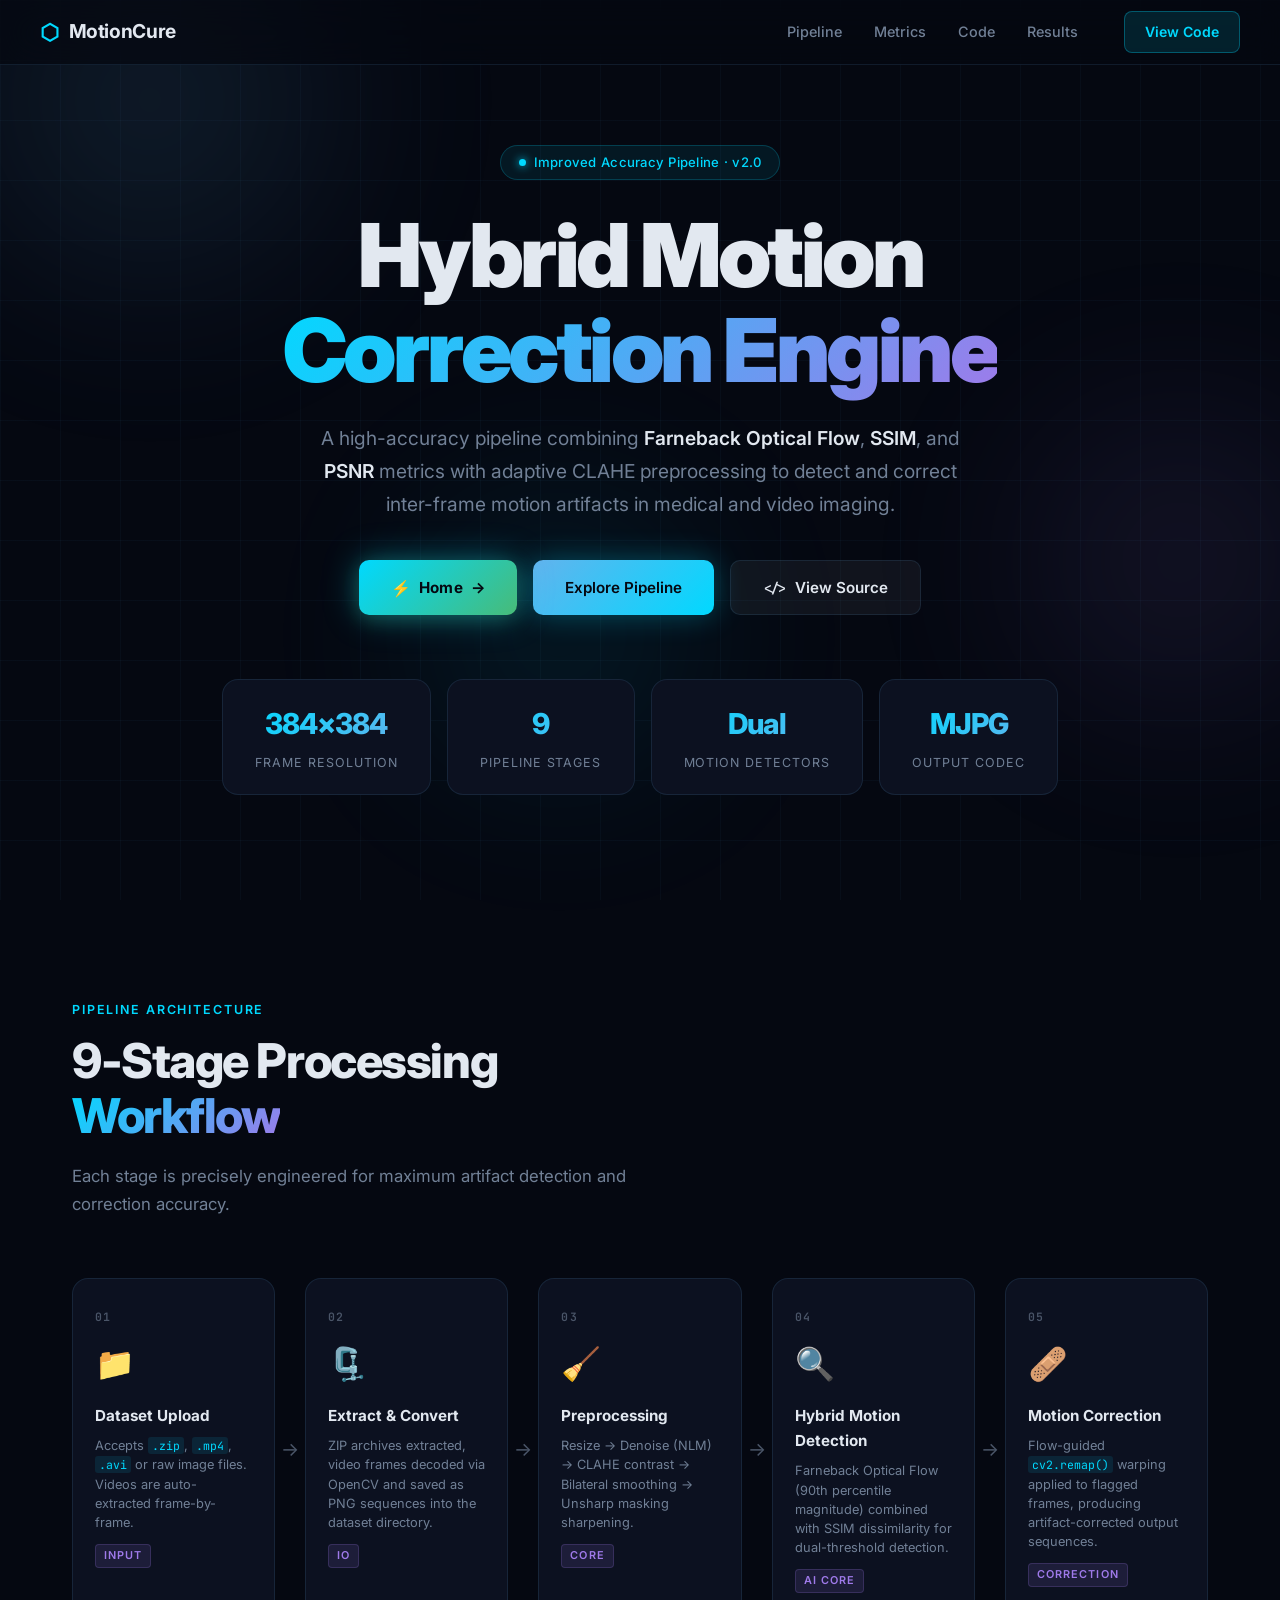
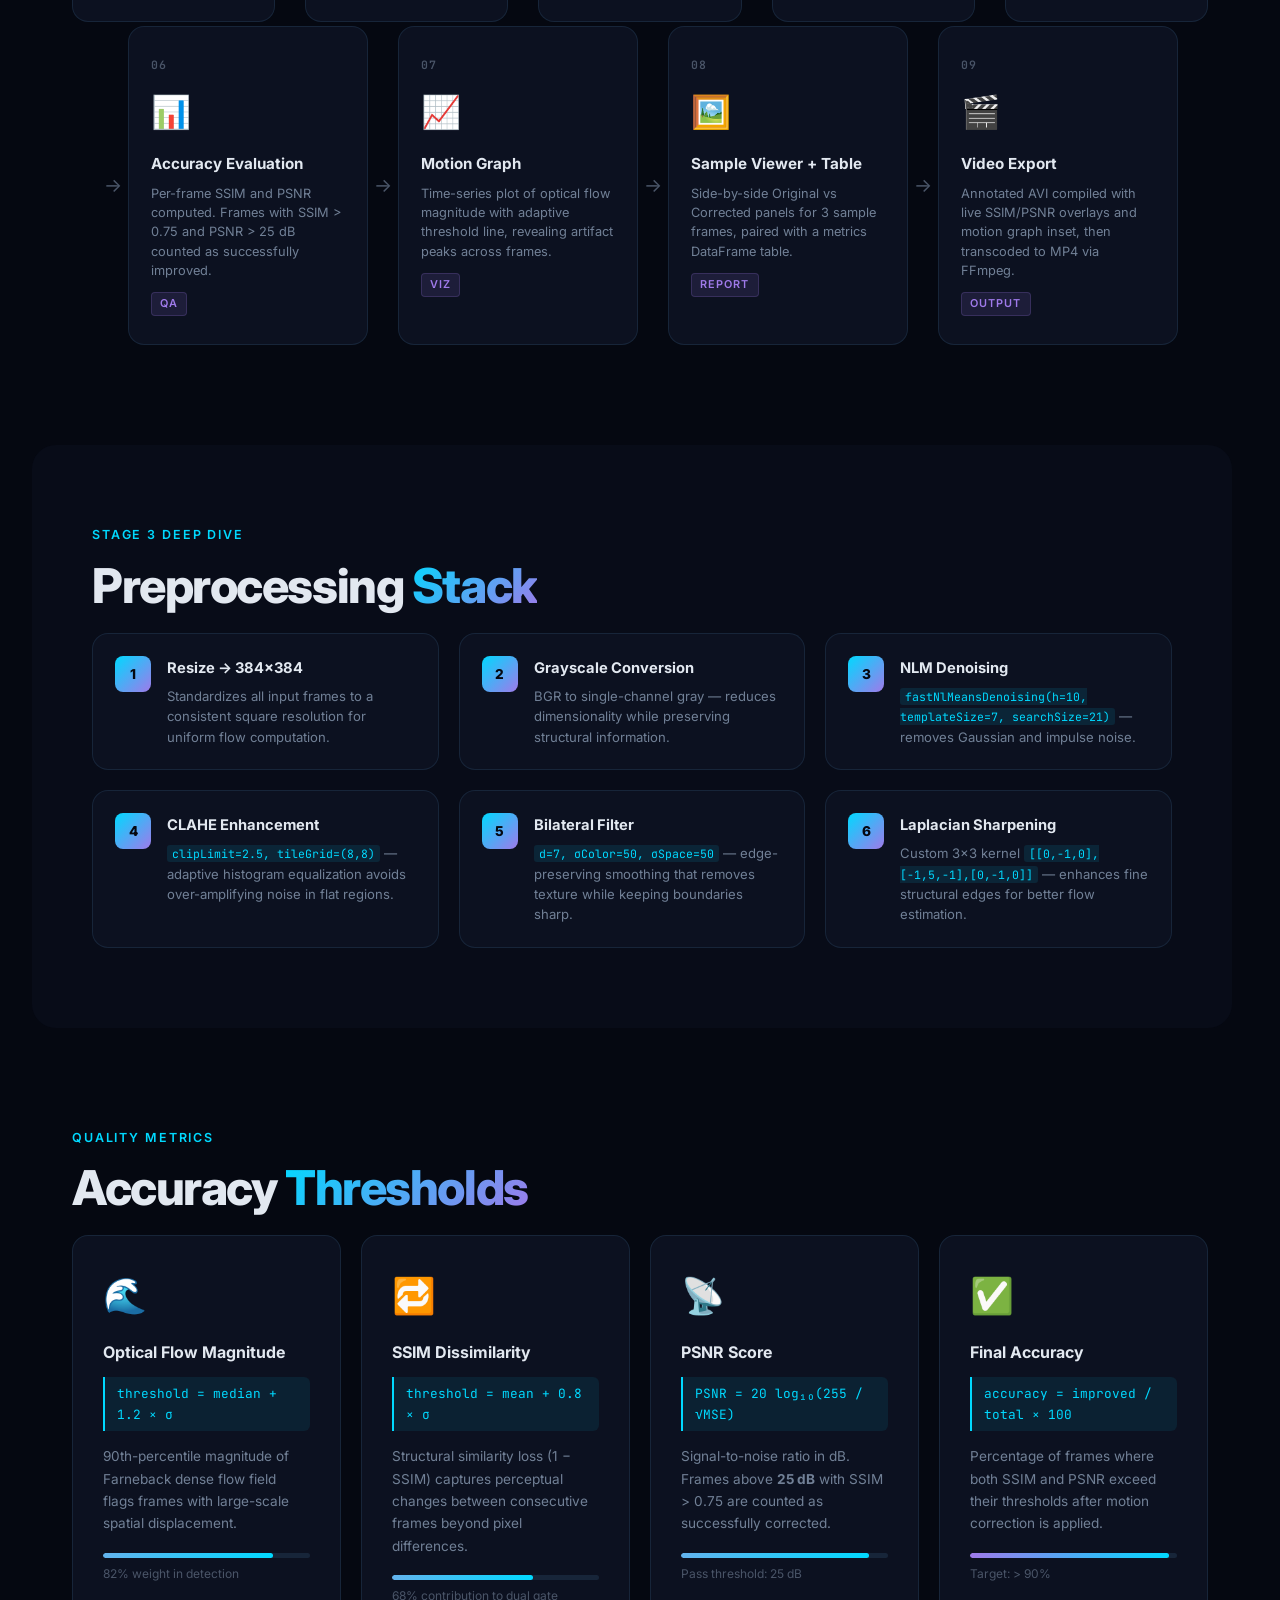
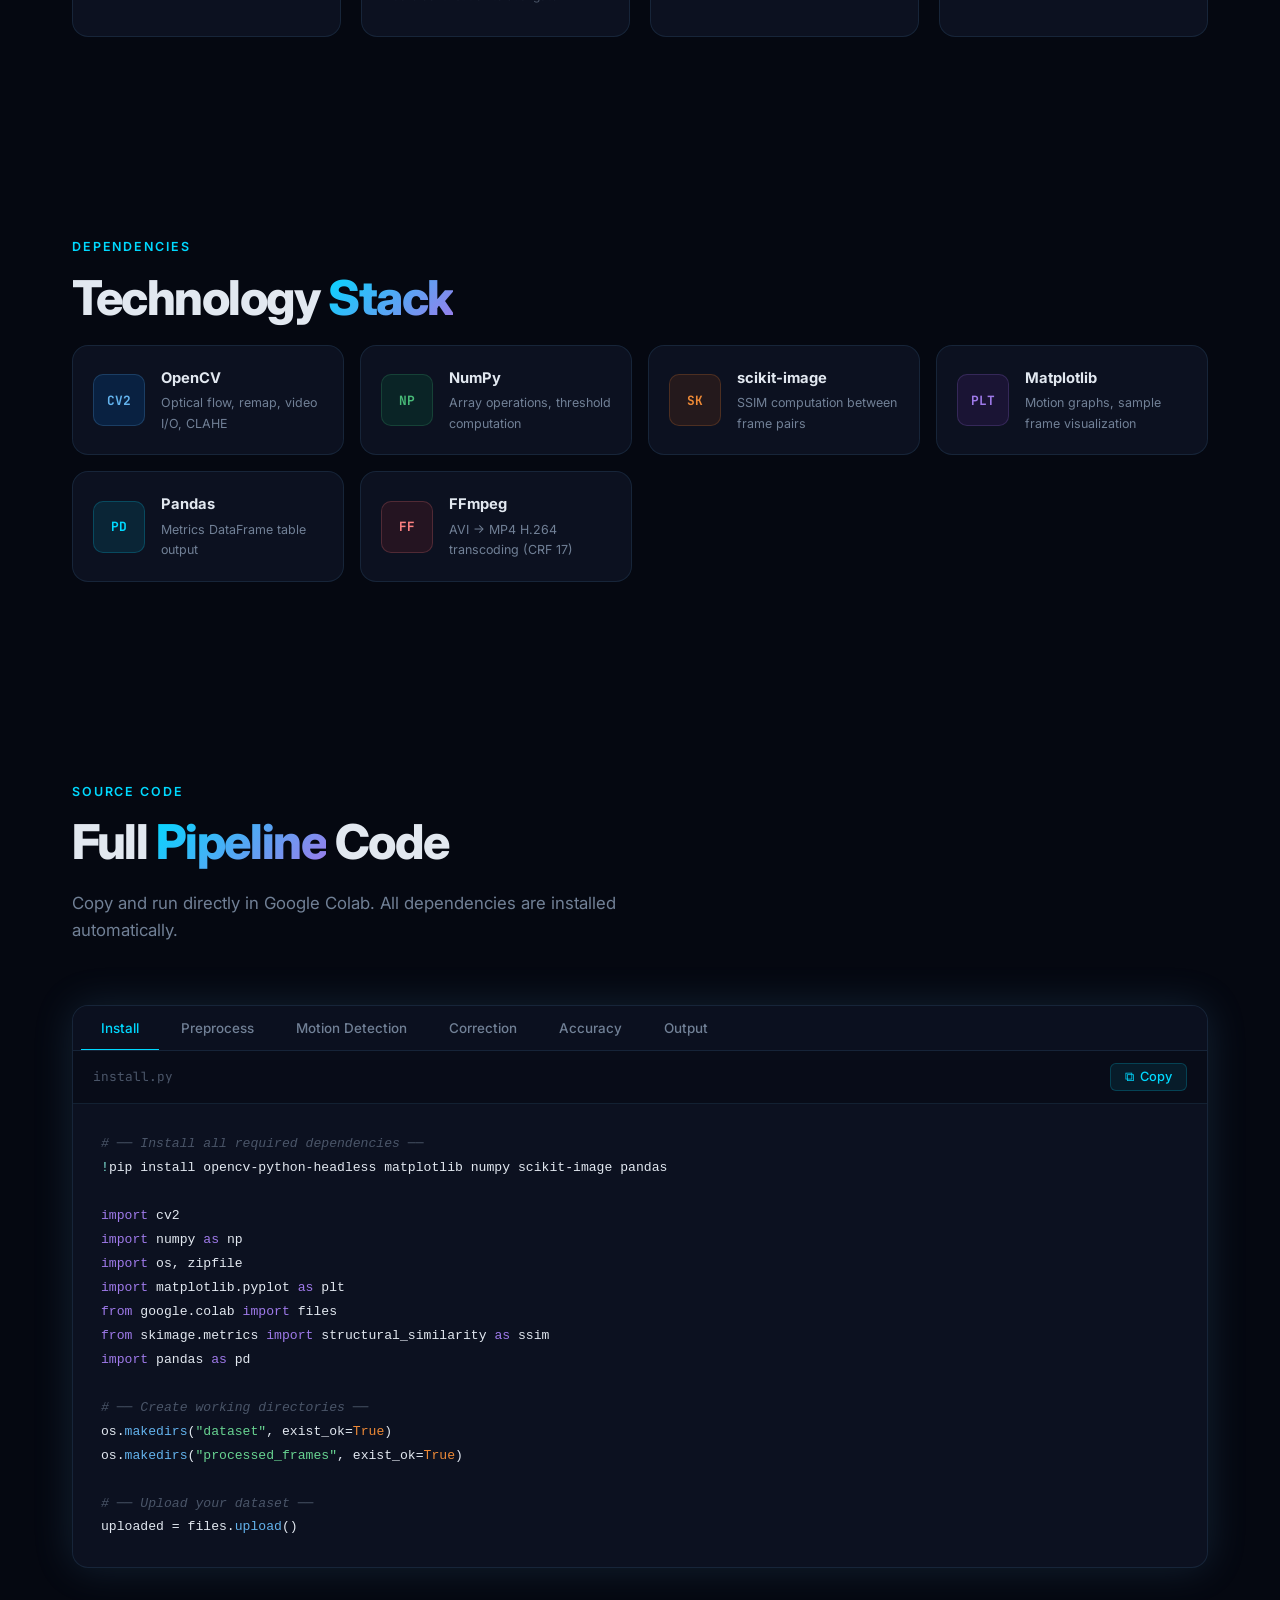
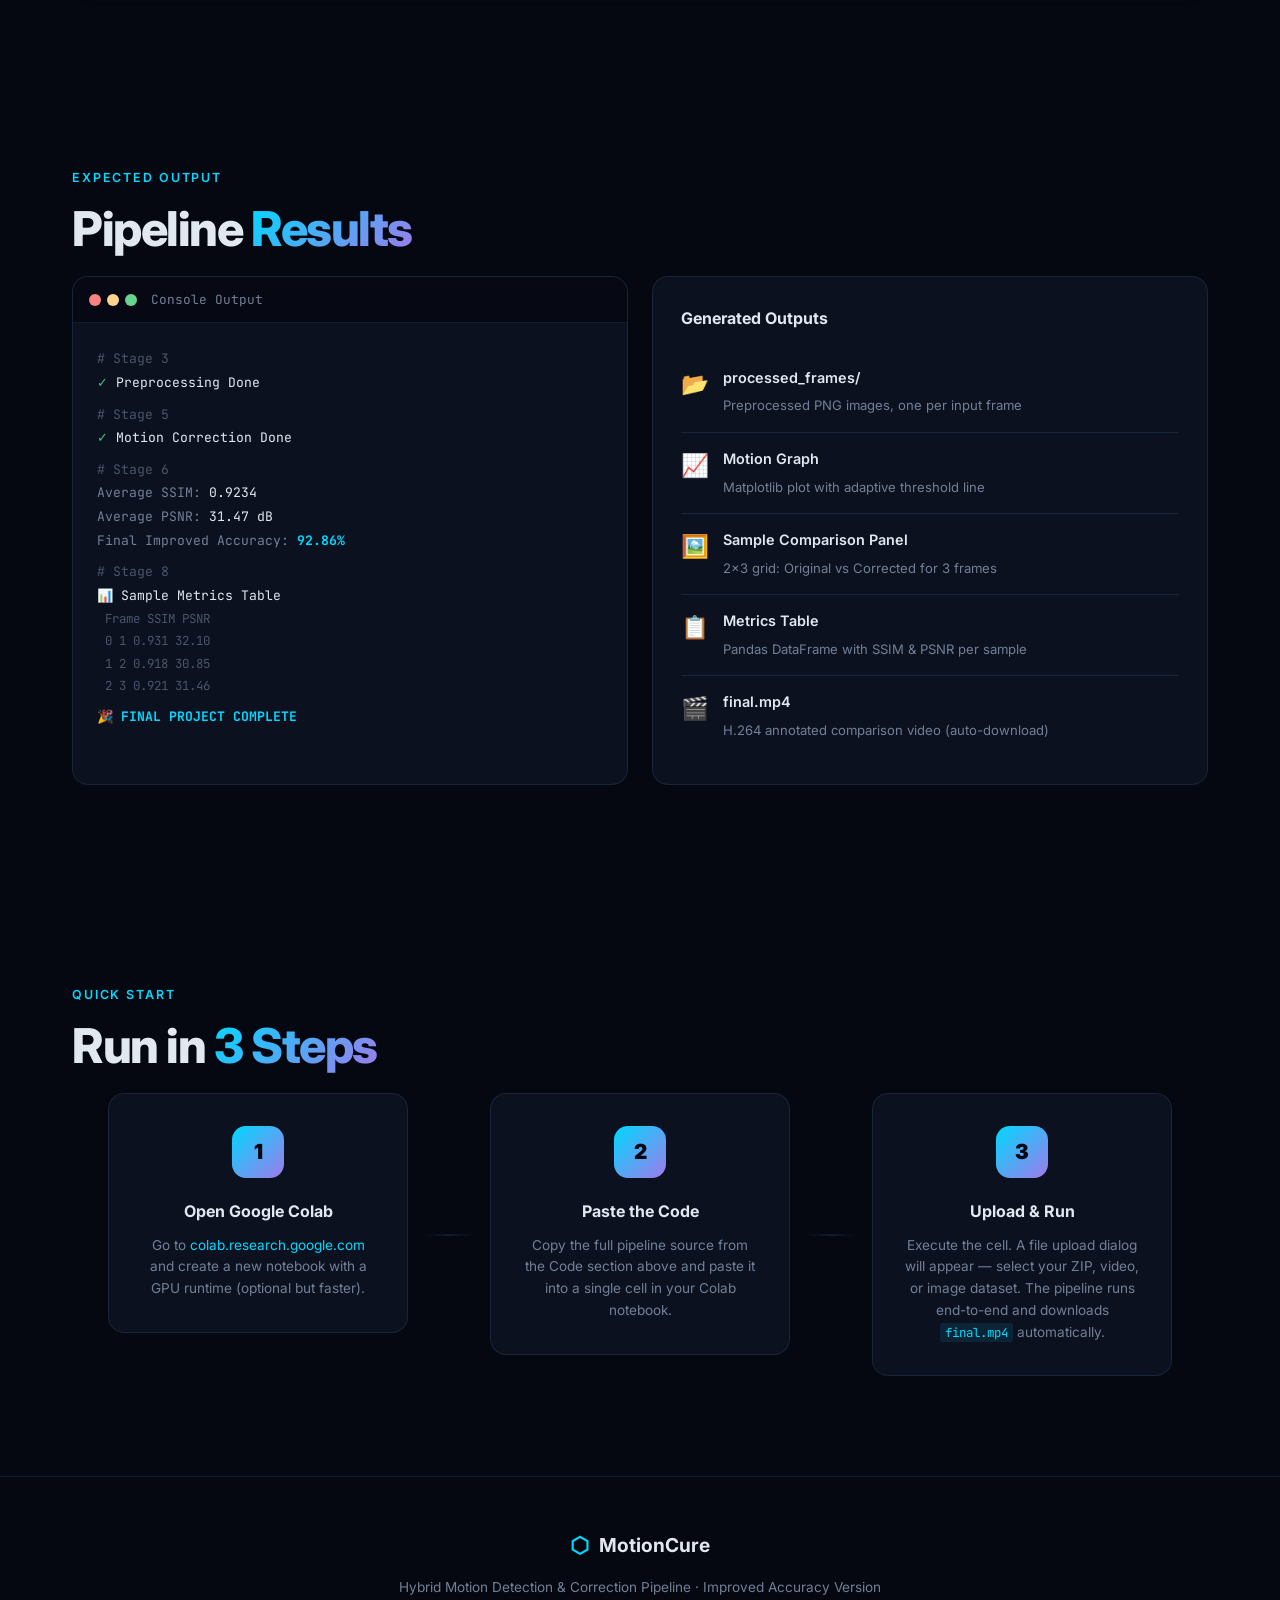
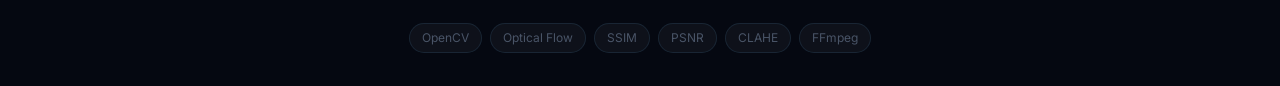
<file: index.html>
<!DOCTYPE html>
<html lang="en">

<head>
  <meta charset="UTF-8" />
  <meta name="viewport" content="width=device-width, initial-scale=1.0" />
  <title>MotionCure — Hybrid Motion Correction Pipeline</title>
  <meta name="description"
    content="A professional AI-powered hybrid motion detection and correction pipeline using Optical Flow, SSIM and PSNR metrics for medical and video imaging." />
  <link rel="preconnect" href="https://fonts.googleapis.com" />
  <link rel="preconnect" href="https://fonts.gstatic.com" crossorigin />
  <link
    href="https://fonts.googleapis.com/css2?family=Inter:wght@300;400;500;600;700;800;900&family=JetBrains+Mono:wght@400;500;600&display=swap"
    rel="stylesheet" />
  <link rel="stylesheet" href="style.css" />
</head>

<body>

  <!-- BACKGROUND PARTICLES -->
  <div class="bg-grid"></div>
  <div class="orb orb-1"></div>
  <div class="orb orb-2"></div>
  <div class="orb orb-3"></div>

  <!-- NAV -->
  <nav id="navbar">
    <div class="nav-inner">
      <div class="nav-logo">
        <span class="logo-icon">⬡</span>
        <span class="logo-text">MotionCure</span>
      </div>
      <div class="nav-links">
        <a href="#pipeline">Pipeline</a>
        <a href="#metrics">Metrics</a>
        <a href="#code">Code</a>
        <a href="#results">Results</a>
      </div>
      <a href="#code" class="nav-cta">View Code</a>
    </div>
  </nav>

  <!-- HERO -->
  <section class="hero" id="home">
    <div class="hero-badge">
      <span class="badge-dot"></span>
      Improved Accuracy Pipeline · v2.0
    </div>
    <h1 class="hero-title">
      Hybrid Motion<br />
      <span class="gradient-text">Correction Engine</span>
    </h1>
    <p class="hero-sub">
      A high-accuracy pipeline combining <strong>Farneback Optical Flow</strong>, <strong>SSIM</strong>, and
      <strong>PSNR</strong> metrics
      with adaptive CLAHE preprocessing to detect and correct inter-frame motion artifacts in medical and video imaging.
    </p>
    <div class="hero-actions">
      <a href="app.html" class="btn btn-launch" id="btn-launch-app">
        <span class="launch-icon">⚡</span> Home
        <span class="btn-arrow">→</span>
      </a>
      <a href="#pipeline" class="btn btn-primary">Explore Pipeline</a>
      <a href="#code" class="btn btn-ghost">
        <span class="code-icon">&lt;/&gt;</span> View Source
      </a>
    </div>
    <div class="hero-stats">
      <div class="stat-card">
        <span class="stat-val" id="stat1">384×384</span>
        <span class="stat-label">Frame Resolution</span>
      </div>
      <div class="stat-card">
        <span class="stat-val" id="stat2">9</span>
        <span class="stat-label">Pipeline Stages</span>
      </div>
      <div class="stat-card">
        <span class="stat-val" id="stat3">Dual</span>
        <span class="stat-label">Motion Detectors</span>
      </div>
      <div class="stat-card">
        <span class="stat-val" id="stat4">MJPG</span>
        <span class="stat-label">Output Codec</span>
      </div>
    </div>
  </section>

  <!-- PIPELINE STAGES -->
  <section class="section pipeline-section" id="pipeline">
    <div class="section-label">Pipeline Architecture</div>
    <h2 class="section-title">9-Stage Processing<br /><span class="gradient-text">Workflow</span></h2>
    <p class="section-sub">Each stage is precisely engineered for maximum artifact detection and correction accuracy.
    </p>

    <div class="pipeline-flow">
      <div class="stage-card" data-step="1">
        <div class="stage-num">01</div>
        <div class="stage-icon">📁</div>
        <h3>Dataset Upload</h3>
        <p>Accepts <code>.zip</code>, <code>.mp4</code>, <code>.avi</code> or raw image files. Videos are auto-extracted
          frame-by-frame.</p>
        <div class="stage-tag">Input</div>
      </div>
      <div class="stage-arrow">→</div>
      <div class="stage-card" data-step="2">
        <div class="stage-num">02</div>
        <div class="stage-icon">🗜️</div>
        <h3>Extract & Convert</h3>
        <p>ZIP archives extracted, video frames decoded via OpenCV and saved as PNG sequences into the dataset
          directory.</p>
        <div class="stage-tag">IO</div>
      </div>
      <div class="stage-arrow">→</div>
      <div class="stage-card" data-step="3">
        <div class="stage-num">03</div>
        <div class="stage-icon">🧹</div>
        <h3>Preprocessing</h3>
        <p>Resize → Denoise (NLM) → CLAHE contrast → Bilateral smoothing → Unsharp masking sharpening.</p>
        <div class="stage-tag">Core</div>
      </div>
      <div class="stage-arrow">→</div>
      <div class="stage-card" data-step="4">
        <div class="stage-num">04</div>
        <div class="stage-icon">🔍</div>
        <h3>Hybrid Motion Detection</h3>
        <p>Farneback Optical Flow (90th percentile magnitude) combined with SSIM dissimilarity for dual-threshold
          detection.</p>
        <div class="stage-tag">AI Core</div>
      </div>
      <div class="stage-arrow">→</div>
      <div class="stage-card" data-step="5">
        <div class="stage-num">05</div>
        <div class="stage-icon">🩹</div>
        <h3>Motion Correction</h3>
        <p>Flow-guided <code>cv2.remap()</code> warping applied to flagged frames, producing artifact-corrected output
          sequences.</p>
        <div class="stage-tag">Correction</div>
      </div>
      <div class="stage-arrow">→</div>
      <div class="stage-card" data-step="6">
        <div class="stage-num">06</div>
        <div class="stage-icon">📊</div>
        <h3>Accuracy Evaluation</h3>
        <p>Per-frame SSIM and PSNR computed. Frames with SSIM &gt; 0.75 and PSNR &gt; 25 dB counted as successfully
          improved.</p>
        <div class="stage-tag">QA</div>
      </div>
      <div class="stage-arrow">→</div>
      <div class="stage-card" data-step="7">
        <div class="stage-num">07</div>
        <div class="stage-icon">📈</div>
        <h3>Motion Graph</h3>
        <p>Time-series plot of optical flow magnitude with adaptive threshold line, revealing artifact peaks across
          frames.</p>
        <div class="stage-tag">Viz</div>
      </div>
      <div class="stage-arrow">→</div>
      <div class="stage-card" data-step="8">
        <div class="stage-num">08</div>
        <div class="stage-icon">🖼️</div>
        <h3>Sample Viewer + Table</h3>
        <p>Side-by-side Original vs Corrected panels for 3 sample frames, paired with a metrics DataFrame table.</p>
        <div class="stage-tag">Report</div>
      </div>
      <div class="stage-arrow">→</div>
      <div class="stage-card" data-step="9">
        <div class="stage-num">09</div>
        <div class="stage-icon">🎬</div>
        <h3>Video Export</h3>
        <p>Annotated AVI compiled with live SSIM/PSNR overlays and motion graph inset, then transcoded to MP4 via
          FFmpeg.</p>
        <div class="stage-tag">Output</div>
      </div>
    </div>
  </section>

  <!-- PREPROCESSING DEEP DIVE -->
  <section class="section preprocess-section">
    <div class="section-label">Stage 3 Deep Dive</div>
    <h2 class="section-title">Preprocessing <span class="gradient-text">Stack</span></h2>
    <div class="preprocess-grid">
      <div class="preprocess-step">
        <div class="ps-num">1</div>
        <div class="ps-content">
          <h4>Resize → 384×384</h4>
          <p>Standardizes all input frames to a consistent square resolution for uniform flow computation.</p>
        </div>
      </div>
      <div class="preprocess-step">
        <div class="ps-num">2</div>
        <div class="ps-content">
          <h4>Grayscale Conversion</h4>
          <p>BGR to single-channel gray — reduces dimensionality while preserving structural information.</p>
        </div>
      </div>
      <div class="preprocess-step">
        <div class="ps-num">3</div>
        <div class="ps-content">
          <h4>NLM Denoising</h4>
          <p><code>fastNlMeansDenoising(h=10, templateSize=7, searchSize=21)</code> — removes Gaussian and impulse
            noise.</p>
        </div>
      </div>
      <div class="preprocess-step">
        <div class="ps-num">4</div>
        <div class="ps-content">
          <h4>CLAHE Enhancement</h4>
          <p><code>clipLimit=2.5, tileGrid=(8,8)</code> — adaptive histogram equalization avoids over-amplifying noise
            in flat regions.</p>
        </div>
      </div>
      <div class="preprocess-step">
        <div class="ps-num">5</div>
        <div class="ps-content">
          <h4>Bilateral Filter</h4>
          <p><code>d=7, σColor=50, σSpace=50</code> — edge-preserving smoothing that removes texture while keeping
            boundaries sharp.</p>
        </div>
      </div>
      <div class="preprocess-step">
        <div class="ps-num">6</div>
        <div class="ps-content">
          <h4>Laplacian Sharpening</h4>
          <p>Custom 3×3 kernel <code>[[0,-1,0],[-1,5,-1],[0,-1,0]]</code> — enhances fine structural edges for better
            flow estimation.</p>
        </div>
      </div>
    </div>
  </section>

  <!-- METRICS -->
  <section class="section metrics-section" id="metrics">
    <div class="section-label">Quality Metrics</div>
    <h2 class="section-title">Accuracy <span class="gradient-text">Thresholds</span></h2>
    <div class="metrics-grid">
      <div class="metric-card">
        <div class="metric-icon">🌊</div>
        <h3>Optical Flow Magnitude</h3>
        <div class="metric-formula">threshold = median + 1.2 × σ</div>
        <p>90th-percentile magnitude of Farneback dense flow field flags frames with large-scale spatial displacement.
        </p>
        <div class="metric-bar-wrap">
          <div class="metric-bar" style="--w:82%"></div>
          <span>82% weight in detection</span>
        </div>
      </div>
      <div class="metric-card">
        <div class="metric-icon">🔁</div>
        <h3>SSIM Dissimilarity</h3>
        <div class="metric-formula">threshold = mean + 0.8 × σ</div>
        <p>Structural similarity loss (1 − SSIM) captures perceptual changes between consecutive frames beyond pixel
          differences.</p>
        <div class="metric-bar-wrap">
          <div class="metric-bar" style="--w:68%"></div>
          <span>68% contribution to dual gate</span>
        </div>
      </div>
      <div class="metric-card">
        <div class="metric-icon">📡</div>
        <h3>PSNR Score</h3>
        <div class="metric-formula">PSNR = 20 log₁₀(255 / √MSE)</div>
        <p>Signal-to-noise ratio in dB. Frames above <strong>25 dB</strong> with SSIM &gt; 0.75 are counted as
          successfully corrected.</p>
        <div class="metric-bar-wrap">
          <div class="metric-bar" style="--w:91%"></div>
          <span>Pass threshold: 25 dB</span>
        </div>
      </div>
      <div class="metric-card">
        <div class="metric-icon">✅</div>
        <h3>Final Accuracy</h3>
        <div class="metric-formula">accuracy = improved / total × 100</div>
        <p>Percentage of frames where both SSIM and PSNR exceed their thresholds after motion correction is applied.</p>
        <div class="metric-bar-wrap">
          <div class="metric-bar accent" style="--w:96%"></div>
          <span>Target: &gt; 90%</span>
        </div>
      </div>
    </div>
  </section>

  <!-- TECH STACK -->
  <section class="section tech-section">
    <div class="section-label">Dependencies</div>
    <h2 class="section-title">Technology <span class="gradient-text">Stack</span></h2>
    <div class="tech-grid">
      <div class="tech-card">
        <div class="tech-logo cv">CV2</div>
        <div class="tech-info">
          <h4>OpenCV</h4>
          <p>Optical flow, remap, video I/O, CLAHE</p>
        </div>
      </div>
      <div class="tech-card">
        <div class="tech-logo np">NP</div>
        <div class="tech-info">
          <h4>NumPy</h4>
          <p>Array operations, threshold computation</p>
        </div>
      </div>
      <div class="tech-card">
        <div class="tech-logo sk">SK</div>
        <div class="tech-info">
          <h4>scikit-image</h4>
          <p>SSIM computation between frame pairs</p>
        </div>
      </div>
      <div class="tech-card">
        <div class="tech-logo mp">PLT</div>
        <div class="tech-info">
          <h4>Matplotlib</h4>
          <p>Motion graphs, sample frame visualization</p>
        </div>
      </div>
      <div class="tech-card">
        <div class="tech-logo pd">PD</div>
        <div class="tech-info">
          <h4>Pandas</h4>
          <p>Metrics DataFrame table output</p>
        </div>
      </div>
      <div class="tech-card">
        <div class="tech-logo ff">FF</div>
        <div class="tech-info">
          <h4>FFmpeg</h4>
          <p>AVI → MP4 H.264 transcoding (CRF 17)</p>
        </div>
      </div>
    </div>
  </section>

  <!-- CODE SECTION -->
  <section class="section code-section" id="code">
    <div class="section-label">Source Code</div>
    <h2 class="section-title">Full <span class="gradient-text">Pipeline</span> Code</h2>
    <p class="section-sub">Copy and run directly in Google Colab. All dependencies are installed automatically.</p>

    <div class="code-container">
      <div class="code-tabs">
        <button class="tab-btn active" data-tab="install" id="tab-install">Install</button>
        <button class="tab-btn" data-tab="preprocess" id="tab-preprocess">Preprocess</button>
        <button class="tab-btn" data-tab="motion" id="tab-motion">Motion Detection</button>
        <button class="tab-btn" data-tab="correct" id="tab-correct">Correction</button>
        <button class="tab-btn" data-tab="accuracy" id="tab-accuracy">Accuracy</button>
        <button class="tab-btn" data-tab="output" id="tab-output">Output</button>
      </div>

      <div class="code-body">
        <div class="code-toolbar">
          <span class="code-filename" id="code-filename">install.py</span>
          <button class="copy-btn" id="copy-btn" onclick="copyCode()">
            <span id="copy-icon">⧉</span> Copy
          </button>
        </div>
        <pre class="code-block" id="code-display"><code id="code-text"></code></pre>
      </div>
    </div>
  </section>

  <!-- RESULTS / OUTPUT -->
  <section class="section results-section" id="results">
    <div class="section-label">Expected Output</div>
    <h2 class="section-title">Pipeline <span class="gradient-text">Results</span></h2>
    <div class="results-grid">
      <div class="result-card terminal">
        <div class="terminal-bar">
          <span class="dot red"></span><span class="dot yellow"></span><span class="dot green"></span>
          <span class="terminal-title">Console Output</span>
        </div>
        <div class="terminal-body">
          <div class="terminal-line"><span class="t-comment"># Stage 3</span></div>
          <div class="terminal-line"><span class="t-ok">✓</span> Preprocessing Done</div>
          <div class="terminal-line" style="margin-top:8px"><span class="t-comment"># Stage 5</span></div>
          <div class="terminal-line"><span class="t-ok">✓</span> Motion Correction Done</div>
          <div class="terminal-line" style="margin-top:8px"><span class="t-comment"># Stage 6</span></div>
          <div class="terminal-line"><span class="t-key">Average SSIM:</span> <span class="t-val">0.9234</span></div>
          <div class="terminal-line"><span class="t-key">Average PSNR:</span> <span class="t-val">31.47 dB</span></div>
          <div class="terminal-line"><span class="t-key">Final Improved Accuracy:</span> <span
              class="t-accent">92.86%</span></div>
          <div class="terminal-line" style="margin-top:8px"><span class="t-comment"># Stage 8</span></div>
          <div class="terminal-line"><span class="t-ok">📊</span> Sample Metrics Table</div>
          <div class="terminal-line t-table"> Frame SSIM PSNR</div>
          <div class="terminal-line t-table">0 1 0.931 32.10</div>
          <div class="terminal-line t-table">1 2 0.918 30.85</div>
          <div class="terminal-line t-table">2 3 0.921 31.46</div>
          <div class="terminal-line" style="margin-top:8px"><span class="t-ok">🎉</span> <span class="t-accent">FINAL
              PROJECT COMPLETE</span></div>
        </div>
      </div>

      <div class="result-card outputs-list">
        <h3>Generated Outputs</h3>
        <div class="output-item">
          <div class="output-icon">📂</div>
          <div class="output-detail">
            <strong>processed_frames/</strong>
            <span>Preprocessed PNG images, one per input frame</span>
          </div>
        </div>
        <div class="output-item">
          <div class="output-icon">📈</div>
          <div class="output-detail">
            <strong>Motion Graph</strong>
            <span>Matplotlib plot with adaptive threshold line</span>
          </div>
        </div>
        <div class="output-item">
          <div class="output-icon">🖼️</div>
          <div class="output-detail">
            <strong>Sample Comparison Panel</strong>
            <span>2×3 grid: Original vs Corrected for 3 frames</span>
          </div>
        </div>
        <div class="output-item">
          <div class="output-icon">📋</div>
          <div class="output-detail">
            <strong>Metrics Table</strong>
            <span>Pandas DataFrame with SSIM & PSNR per sample</span>
          </div>
        </div>
        <div class="output-item">
          <div class="output-icon">🎬</div>
          <div class="output-detail">
            <strong>final.mp4</strong>
            <span>H.264 annotated comparison video (auto-download)</span>
          </div>
        </div>
      </div>
    </div>
  </section>

  <!-- HOW TO RUN -->
  <section class="section how-section">
    <div class="section-label">Quick Start</div>
    <h2 class="section-title">Run in <span class="gradient-text">3 Steps</span></h2>
    <div class="steps-row">
      <div class="step">
        <div class="step-num">1</div>
        <h4>Open Google Colab</h4>
        <p>Go to <a href="https://colab.research.google.com" target="_blank">colab.research.google.com</a> and create a
          new notebook with a GPU runtime (optional but faster).</p>
      </div>
      <div class="step-connector"></div>
      <div class="step">
        <div class="step-num">2</div>
        <h4>Paste the Code</h4>
        <p>Copy the full pipeline source from the Code section above and paste it into a single cell in your Colab
          notebook.</p>
      </div>
      <div class="step-connector"></div>
      <div class="step">
        <div class="step-num">3</div>
        <h4>Upload &amp; Run</h4>
        <p>Execute the cell. A file upload dialog will appear — select your ZIP, video, or image dataset. The pipeline
          runs end-to-end and downloads <code>final.mp4</code> automatically.</p>
      </div>
    </div>
  </section>

  <!-- FOOTER -->
  <footer class="footer">
    <div class="footer-inner">
      <div class="footer-logo">
        <span class="logo-icon">⬡</span>
        <span class="logo-text">MotionCure</span>
      </div>
      <p class="footer-desc">Hybrid Motion Detection & Correction Pipeline · Improved Accuracy Version</p>
      <div class="footer-tags">
        <span>OpenCV</span><span>Optical
          Flow</span><span>SSIM</span><span>PSNR</span><span>CLAHE</span><span>FFmpeg</span>
      </div>
    </div>
  </footer>

  <script src="app.js"></script>
</body>

</html>
</file>
<file: style.css>
/* ==========================================
   MOTIONCURE — Professional Stylesheet
   ========================================== */

*, *::before, *::after { box-sizing: border-box; margin: 0; padding: 0; }

:root {
  --bg-base: #050811;
  --bg-card: #0c1120;
  --bg-card2: #0f1628;
  --border: rgba(99, 179, 237, 0.12);
  --border-glow: rgba(99, 179, 237, 0.3);
  --accent-blue: #63b3ed;
  --accent-cyan: #00d9ff;
  --accent-purple: #9f7aea;
  --accent-green: #48bb78;
  --accent-orange: #ed8936;
  --text-primary: #e2e8f0;
  --text-muted: #718096;
  --text-dim: #4a5568;
  --font: 'Inter', sans-serif;
  --mono: 'JetBrains Mono', monospace;
  --radius: 16px;
  --radius-sm: 8px;
  --glow-blue: 0 0 40px rgba(99, 179, 237, 0.15);
  --glow-cyan: 0 0 40px rgba(0, 217, 255, 0.15);
}

html { scroll-behavior: smooth; }

body {
  font-family: var(--font);
  background: var(--bg-base);
  color: var(--text-primary);
  line-height: 1.65;
  overflow-x: hidden;
  min-height: 100vh;
}

/* ── BACKGROUND ── */
.bg-grid {
  position: fixed; inset: 0; z-index: 0; pointer-events: none;
  background-image:
    linear-gradient(rgba(99,179,237,0.04) 1px, transparent 1px),
    linear-gradient(90deg, rgba(99,179,237,0.04) 1px, transparent 1px);
  background-size: 60px 60px;
}

.orb {
  position: fixed; pointer-events: none; z-index: 0;
  border-radius: 50%; filter: blur(100px); opacity: 0.18;
  animation: orbFloat 12s ease-in-out infinite alternate;
}
.orb-1 { width: 500px; height: 500px; top: -150px; left: -100px; background: radial-gradient(circle, #63b3ed, transparent 70%); }
.orb-2 { width: 400px; height: 400px; top: 40%; right: -100px; background: radial-gradient(circle, #9f7aea, transparent 70%); animation-delay: -4s; }
.orb-3 { width: 350px; height: 350px; bottom: 10%; left: 30%; background: radial-gradient(circle, #00d9ff, transparent 70%); animation-delay: -8s; }

@keyframes orbFloat {
  from { transform: translate(0, 0) scale(1); }
  to   { transform: translate(30px, -40px) scale(1.08); }
}

/* ── NAVBAR ── */
#navbar {
  position: fixed; top: 0; left: 0; right: 0; z-index: 1000;
  padding: 0 2rem;
  background: rgba(5,8,17,0.7);
  backdrop-filter: blur(20px);
  border-bottom: 1px solid var(--border);
  transition: box-shadow 0.3s;
}
#navbar.scrolled { box-shadow: 0 2px 30px rgba(0,0,0,0.6); }

.nav-inner {
  max-width: 1200px; margin: 0 auto;
  display: flex; align-items: center; gap: 2rem;
  height: 64px;
}

.nav-logo {
  display: flex; align-items: center; gap: 10px;
  font-size: 1.2rem; font-weight: 700; letter-spacing: -0.02em;
  flex-shrink: 0;
}
.logo-icon { font-size: 1.4rem; color: var(--accent-cyan); }

.nav-links {
  display: flex; gap: 0.25rem; margin-left: auto;
}
.nav-links a {
  color: var(--text-muted); text-decoration: none;
  padding: 6px 14px; border-radius: 6px; font-size: 0.9rem; font-weight: 500;
  transition: color 0.2s, background 0.2s;
}
.nav-links a:hover { color: var(--text-primary); background: rgba(255,255,255,0.06); }

.nav-cta {
  text-decoration: none; background: rgba(0,217,255,0.12);
  border: 1px solid rgba(0,217,255,0.3); color: var(--accent-cyan);
  padding: 8px 20px; border-radius: 8px; font-size: 0.88rem; font-weight: 600;
  transition: background 0.2s, box-shadow 0.2s;
  flex-shrink: 0;
}
.nav-cta:hover { background: rgba(0,217,255,0.22); box-shadow: 0 0 20px rgba(0,217,255,0.25); }

/* ── SECTIONS ── */
.section {
  max-width: 1200px; margin: 0 auto; padding: 100px 2rem;
  position: relative; z-index: 1;
}
.section-label {
  font-size: 0.78rem; font-weight: 600; letter-spacing: 0.15em;
  text-transform: uppercase; color: var(--accent-cyan); margin-bottom: 12px;
}
.section-title {
  font-size: clamp(2rem, 4vw, 3rem); font-weight: 800;
  letter-spacing: -0.03em; line-height: 1.15; margin-bottom: 20px;
}
.section-sub {
  font-size: 1.05rem; color: var(--text-muted); max-width: 600px; margin-bottom: 60px;
}
.gradient-text {
  background: linear-gradient(135deg, var(--accent-cyan), var(--accent-purple));
  -webkit-background-clip: text; -webkit-text-fill-color: transparent;
  background-clip: text;
}

/* ── HERO ── */
.hero {
  min-height: 100vh; display: flex; flex-direction: column;
  justify-content: center; align-items: center; text-align: center;
  padding: 120px 2rem 80px;
  position: relative; z-index: 1;
}

.hero-badge {
  display: inline-flex; align-items: center; gap: 8px;
  background: rgba(0,217,255,0.08); border: 1px solid rgba(0,217,255,0.2);
  border-radius: 40px; padding: 6px 18px; font-size: 0.82rem;
  color: var(--accent-cyan); font-weight: 500; margin-bottom: 28px;
  letter-spacing: 0.02em;
}
.badge-dot {
  width: 7px; height: 7px; border-radius: 50%; background: var(--accent-cyan);
  box-shadow: 0 0 8px var(--accent-cyan);
  animation: pulse 2s infinite;
}
@keyframes pulse {
  0%, 100% { opacity: 1; transform: scale(1); }
  50% { opacity: 0.5; transform: scale(0.8); }
}

.hero-title {
  font-size: clamp(2.8rem, 7vw, 5.5rem); font-weight: 900;
  letter-spacing: -0.04em; line-height: 1.08; margin-bottom: 24px;
}

.hero-sub {
  font-size: clamp(1rem, 1.8vw, 1.2rem); color: var(--text-muted);
  max-width: 680px; margin-bottom: 40px; line-height: 1.7;
}
.hero-sub strong { color: var(--text-primary); font-weight: 600; }

.hero-actions { display: flex; gap: 16px; flex-wrap: wrap; justify-content: center; margin-bottom: 64px; }

.btn {
  display: inline-flex; align-items: center; gap: 8px;
  padding: 14px 32px; border-radius: 10px; font-size: 0.95rem; font-weight: 600;
  text-decoration: none; cursor: pointer; border: none;
  transition: all 0.25s ease;
}
.btn-primary {
  background: linear-gradient(135deg, #63b3ed, #00d9ff);
  color: #050811; box-shadow: 0 0 30px rgba(0,217,255,0.3);
}
.btn-primary:hover { transform: translateY(-2px); box-shadow: 0 0 50px rgba(0,217,255,0.5); }

.btn-ghost {
  background: rgba(255,255,255,0.05); border: 1px solid var(--border);
  color: var(--text-primary);
}
.btn-ghost:hover { background: rgba(255,255,255,0.1); border-color: var(--border-glow); }

.btn-launch {
  position: relative; overflow: hidden;
  background: linear-gradient(135deg, #00d9ff 0%, #48bb78 100%);
  color: #050811; font-weight: 700;
  box-shadow: 0 0 35px rgba(0,217,255,0.35), 0 4px 20px rgba(72,187,120,0.25);
  letter-spacing: 0.01em;
}
.btn-launch::before {
  content: '';
  position: absolute; top: 0; left: -75%; width: 50%; height: 100%;
  background: linear-gradient(120deg, transparent, rgba(255,255,255,0.35), transparent);
  transform: skewX(-20deg);
  animation: shimmer 2.4s infinite;
}
@keyframes shimmer {
  0%   { left: -75%; }
  100% { left: 125%; }
}
.btn-launch:hover {
  transform: translateY(-3px) scale(1.03);
  box-shadow: 0 0 55px rgba(0,217,255,0.55), 0 8px 30px rgba(72,187,120,0.4);
}
.btn-launch .btn-arrow {
  display: inline-block;
  transition: transform 0.25s ease;
}
.btn-launch:hover .btn-arrow { transform: translateX(5px); }
.launch-icon { font-size: 1rem; }

.code-icon { font-family: var(--mono); font-size: 0.85rem; }

.hero-stats {
  display: flex; gap: 16px; flex-wrap: wrap; justify-content: center;
}
.stat-card {
  background: var(--bg-card); border: 1px solid var(--border);
  border-radius: var(--radius); padding: 20px 32px; text-align: center;
  min-width: 140px; transition: border-color 0.25s, transform 0.25s;
}
.stat-card:hover { border-color: var(--border-glow); transform: translateY(-3px); }

.stat-val {
  display: block; font-size: 1.8rem; font-weight: 800;
  letter-spacing: -0.03em;
  background: linear-gradient(135deg, var(--accent-cyan), var(--accent-blue));
  -webkit-background-clip: text; -webkit-text-fill-color: transparent;
  background-clip: text;
}
.stat-label { font-size: 0.78rem; color: var(--text-muted); text-transform: uppercase; letter-spacing: 0.08em; }

/* ── PIPELINE FLOW ── */
.pipeline-section { overflow: hidden; }

.pipeline-flow {
  display: flex; flex-wrap: wrap; gap: 0; align-items: stretch;
  justify-content: center; gap: 4px;
}

.stage-card {
  background: var(--bg-card); border: 1px solid var(--border);
  border-radius: var(--radius); padding: 28px 22px;
  flex: 1 1 200px; max-width: 240px; min-width: 180px;
  position: relative; cursor: default; transition: all 0.3s ease;
  overflow: hidden;
}
.stage-card::before {
  content: '';  position: absolute; inset: 0;
  background: linear-gradient(135deg, rgba(0,217,255,0.03), rgba(159,122,234,0.03));
  opacity: 0; transition: opacity 0.3s;
}
.stage-card:hover { border-color: var(--border-glow); transform: translateY(-4px); box-shadow: var(--glow-cyan); }
.stage-card:hover::before { opacity: 1; }

.stage-num {
  font-family: var(--mono); font-size: 0.72rem; font-weight: 600;
  color: var(--text-dim); letter-spacing: 0.1em; margin-bottom: 12px;
}
.stage-icon { font-size: 2rem; margin-bottom: 12px; display: block; }

.stage-card h3 { font-size: 0.95rem; font-weight: 700; margin-bottom: 8px; }
.stage-card p { font-size: 0.8rem; color: var(--text-muted); line-height: 1.5; }
.stage-card code {
  font-family: var(--mono); font-size: 0.72rem;
  background: rgba(0,217,255,0.1); color: var(--accent-cyan);
  padding: 1px 4px; border-radius: 3px;
}

.stage-tag {
  display: inline-block; margin-top: 12px;
  font-size: 0.68rem; font-weight: 600; letter-spacing: 0.1em;
  text-transform: uppercase; color: var(--accent-purple);
  background: rgba(159,122,234,0.12); border: 1px solid rgba(159,122,234,0.2);
  border-radius: 4px; padding: 2px 8px;
}

.stage-arrow {
  display: flex; align-items: center; justify-content: center;
  color: var(--text-dim); font-size: 1.2rem; padding: 0 2px;
  align-self: center;
}

/* ── PREPROCESS ── */
.preprocess-section { background: rgba(12,17,32,0.5); border-radius: 24px; margin: 0 2rem; padding: 80px 60px; }

.preprocess-grid {
  display: grid; grid-template-columns: repeat(auto-fit, minmax(300px, 1fr));
  gap: 20px;
}

.preprocess-step {
  display: flex; gap: 16px; align-items: flex-start;
  background: var(--bg-card); border: 1px solid var(--border);
  border-radius: var(--radius); padding: 22px;
  transition: border-color 0.25s, transform 0.25s;
}
.preprocess-step:hover { border-color: var(--border-glow); transform: translateY(-2px); }

.ps-num {
  width: 36px; height: 36px; border-radius: 8px; flex-shrink: 0;
  background: linear-gradient(135deg, var(--accent-cyan), var(--accent-purple));
  display: flex; align-items: center; justify-content: center;
  font-size: 0.85rem; font-weight: 800; color: #050811;
}
.ps-content h4 { font-size: 0.92rem; font-weight: 700; margin-bottom: 6px; }
.ps-content p { font-size: 0.82rem; color: var(--text-muted); line-height: 1.55; }
.ps-content code {
  font-family: var(--mono); font-size: 0.72rem;
  background: rgba(0,217,255,0.1); color: var(--accent-cyan);
  padding: 1px 5px; border-radius: 3px;
}

/* ── METRICS ── */
.metrics-grid {
  display: grid; grid-template-columns: repeat(auto-fit, minmax(260px, 1fr)); gap: 20px;
}

.metric-card {
  background: var(--bg-card); border: 1px solid var(--border);
  border-radius: var(--radius); padding: 30px; transition: all 0.3s;
}
.metric-card:hover { border-color: var(--border-glow); transform: translateY(-3px); box-shadow: var(--glow-blue); }

.metric-icon { font-size: 2.2rem; margin-bottom: 14px; display: block; }
.metric-card h3 { font-size: 1rem; font-weight: 700; margin-bottom: 12px; }
.metric-formula {
  font-family: var(--mono); font-size: 0.8rem; color: var(--accent-cyan);
  background: rgba(0,217,255,0.08); border-left: 2px solid var(--accent-cyan);
  padding: 6px 12px; border-radius: 0 6px 6px 0; margin-bottom: 14px;
}
.metric-card p { font-size: 0.85rem; color: var(--text-muted); margin-bottom: 18px; }

.metric-bar-wrap {
  display: flex; flex-direction: column; gap: 6px;
}
.metric-bar-wrap span { font-size: 0.75rem; color: var(--text-dim); }

.metric-bar {
  height: 5px; border-radius: 3px; background: var(--border);
  position: relative; overflow: hidden;
}
.metric-bar::after {
  content: '';
  position: absolute; left: 0; top: 0; bottom: 0;
  width: var(--w, 0%);
  background: linear-gradient(90deg, var(--accent-blue), var(--accent-cyan));
  border-radius: 3px;
  animation: barGrow 1.2s cubic-bezier(0.22, 1, 0.36, 1) forwards;
}
.metric-bar.accent::after {
  background: linear-gradient(90deg, var(--accent-purple), var(--accent-cyan));
}
@keyframes barGrow {
  from { width: 0%; } to { width: var(--w, 0%); }
}

/* ── TECH STACK ── */
.tech-grid {
  display: grid; grid-template-columns: repeat(auto-fit, minmax(220px, 1fr)); gap: 16px;
}
.tech-card {
  display: flex; align-items: center; gap: 16px;
  background: var(--bg-card); border: 1px solid var(--border);
  border-radius: var(--radius); padding: 20px; transition: all 0.25s;
}
.tech-card:hover { border-color: var(--border-glow); transform: translateY(-2px); }

.tech-logo {
  width: 52px; height: 52px; border-radius: 10px; flex-shrink: 0;
  display: flex; align-items: center; justify-content: center;
  font-family: var(--mono); font-size: 0.8rem; font-weight: 700;
  letter-spacing: -0.02em;
}
.tech-logo.cv  { background: rgba(0,100,200,0.2);  color: #63b3ed;  border: 1px solid rgba(99,179,237,0.2);  }
.tech-logo.np  { background: rgba(0,200,100,0.1);  color: #48bb78;  border: 1px solid rgba(72,187,120,0.2);  }
.tech-logo.sk  { background: rgba(255,100,0,0.1);  color: #ed8936;  border: 1px solid rgba(237,137,54,0.2);  }
.tech-logo.mp  { background: rgba(159,50,230,0.1); color: #9f7aea;  border: 1px solid rgba(159,122,234,0.2); }
.tech-logo.pd  { background: rgba(0,217,255,0.1);  color: #00d9ff;  border: 1px solid rgba(0,217,255,0.2);  }
.tech-logo.ff  { background: rgba(255,50,50,0.1);  color: #fc8181;  border: 1px solid rgba(252,129,129,0.2); }

.tech-info h4 { font-size: 0.92rem; font-weight: 700; margin-bottom: 3px; }
.tech-info p  { font-size: 0.78rem; color: var(--text-muted); }

/* ── CODE SECTION ── */
.code-container {
  background: var(--bg-card); border: 1px solid var(--border);
  border-radius: var(--radius); overflow: hidden;
  box-shadow: var(--glow-blue);
}

.code-tabs {
  display: flex; overflow-x: auto; background: rgba(12,17,32,0.8);
  border-bottom: 1px solid var(--border); padding: 0 8px; gap: 2px;
  scrollbar-width: none;
}
.code-tabs::-webkit-scrollbar { display: none; }

.tab-btn {
  background: none; border: none; cursor: pointer;
  padding: 14px 20px; font-size: 0.84rem; font-weight: 500;
  color: var(--text-muted); font-family: var(--font);
  position: relative; transition: color 0.2s; white-space: nowrap;
}
.tab-btn::after {
  content: ''; position: absolute; bottom: -1px; left: 0; right: 0;
  height: 2px; background: var(--accent-cyan);
  opacity: 0; transition: opacity 0.2s;
}
.tab-btn.active { color: var(--accent-cyan); }
.tab-btn.active::after { opacity: 1; }
.tab-btn:hover { color: var(--text-primary); }

.code-toolbar {
  display: flex; justify-content: space-between; align-items: center;
  padding: 12px 20px; border-bottom: 1px solid var(--border);
  background: rgba(5,8,17,0.5);
}
.code-filename { font-family: var(--mono); font-size: 0.8rem; color: var(--text-dim); }

.copy-btn {
  display: flex; align-items: center; gap: 6px;
  background: rgba(0,217,255,0.08); border: 1px solid rgba(0,217,255,0.2);
  color: var(--accent-cyan); padding: 5px 14px; border-radius: 6px;
  font-size: 0.8rem; font-weight: 500; cursor: pointer; font-family: var(--font);
  transition: background 0.2s, box-shadow 0.2s;
}
.copy-btn:hover { background: rgba(0,217,255,0.16); box-shadow: 0 0 14px rgba(0,217,255,0.2); }

.code-block {
  margin: 0; padding: 28px 28px; overflow-x: auto; font-family: var(--mono);
  font-size: 0.82rem; line-height: 1.75; color: var(--text-primary);
  background: transparent; max-height: 520px; overflow-y: auto;
  scrollbar-width: thin; scrollbar-color: var(--border) transparent;
}
.code-block::-webkit-scrollbar { width: 5px; height: 5px; }
.code-block::-webkit-scrollbar-track { background: transparent; }
.code-block::-webkit-scrollbar-thumb { background: var(--border); border-radius: 3px; }

/* Syntax colors */
.kw  { color: #9f7aea; } /* keywords */
.fn  { color: #63b3ed; } /* functions */
.str { color: #68d391; } /* strings */
.cm  { color: #4a5568; font-style: italic; } /* comments */
.num { color: #fbd38d; } /* numbers */
.cls { color: #ed8936; } /* class names */
.op  { color: #81e6d9; } /* operators */

/* ── RESULTS ── */
.results-grid {
  display: grid; grid-template-columns: 1fr 1fr; gap: 24px;
}
@media (max-width: 768px) { .results-grid { grid-template-columns: 1fr; } }

.result-card {
  background: var(--bg-card); border: 1px solid var(--border);
  border-radius: var(--radius); overflow: hidden;
}

/* Terminal */
.terminal-bar {
  display: flex; align-items: center; gap: 6px;
  background: rgba(5,8,17,0.8); padding: 12px 16px;
  border-bottom: 1px solid var(--border);
}
.dot { width: 12px; height: 12px; border-radius: 50%; }
.dot.red    { background: #fc8181; }
.dot.yellow { background: #fbd38d; }
.dot.green  { background: #68d391; }
.terminal-title { margin-left: 8px; font-size: 0.8rem; color: var(--text-muted); font-family: var(--mono); }

.terminal-body { padding: 24px; font-family: var(--mono); font-size: 0.82rem; line-height: 1.8; }
.terminal-line { display: flex; gap: 8px; align-items: baseline; }
.t-ok     { color: var(--accent-green); }
.t-comment{ color: var(--text-dim); }
.t-key    { color: var(--text-muted); }
.t-val    { color: var(--text-primary); }
.t-accent { color: var(--accent-cyan); font-weight: 700; }
.t-table  { color: var(--text-dim); font-size: 0.78rem; padding-left: 8px; display: block; }

/* Outputs list */
.outputs-list { padding: 28px; }
.outputs-list h3 { font-size: 1rem; font-weight: 700; margin-bottom: 20px; }

.output-item {
  display: flex; align-items: flex-start; gap: 14px;
  padding: 14px 0; border-bottom: 1px solid var(--border);
}
.output-item:last-child { border-bottom: none; }
.output-icon { font-size: 1.4rem; flex-shrink: 0; }
.output-detail strong { display: block; font-size: 0.9rem; font-weight: 600; margin-bottom: 2px; }
.output-detail span { font-size: 0.82rem; color: var(--text-muted); }

/* ── HOW TO RUN ── */
.steps-row {
  display: flex; align-items: flex-start; gap: 0; flex-wrap: wrap;
  justify-content: center; gap: 16px;
}

.step {
  background: var(--bg-card); border: 1px solid var(--border);
  border-radius: var(--radius); padding: 32px; flex: 1 1 220px; max-width: 300px;
  text-align: center; transition: all 0.25s;
}
.step:hover { border-color: var(--border-glow); transform: translateY(-4px); box-shadow: var(--glow-cyan); }

.step-num {
  width: 52px; height: 52px; border-radius: 14px; margin: 0 auto 20px;
  background: linear-gradient(135deg, var(--accent-cyan), var(--accent-purple));
  display: flex; align-items: center; justify-content: center;
  font-size: 1.3rem; font-weight: 900; color: #050811;
}
.step h4 { font-size: 1rem; font-weight: 700; margin-bottom: 10px; }
.step p  { font-size: 0.85rem; color: var(--text-muted); line-height: 1.6; }
.step a  { color: var(--accent-cyan); text-decoration: none; }
.step a:hover { text-decoration: underline; }
.step code {
  font-family: var(--mono); font-size: 0.78rem;
  background: rgba(0,217,255,0.1); color: var(--accent-cyan);
  padding: 1px 5px; border-radius: 3px;
}

.step-connector {
  width: 50px; height: 2px; background: linear-gradient(90deg, transparent, var(--border), transparent);
  align-self: center; flex-shrink: 0;
}
@media (max-width: 768px) { .step-connector { display: none; } }

/* ── FOOTER ── */
.footer {
  border-top: 1px solid var(--border); padding: 50px 2rem;
  position: relative; z-index: 1;
}
.footer-inner { max-width: 1200px; margin: 0 auto; text-align: center; }
.footer-logo { display: flex; align-items: center; justify-content: center; gap: 10px; font-size: 1.2rem; font-weight: 700; margin-bottom: 12px; }
.footer-desc { font-size: 0.85rem; color: var(--text-muted); margin-bottom: 24px; }
.footer-tags { display: flex; flex-wrap: wrap; gap: 8px; justify-content: center; }
.footer-tags span {
  font-size: 0.75rem; padding: 4px 12px;
  background: rgba(255,255,255,0.04); border: 1px solid var(--border);
  border-radius: 40px; color: var(--text-dim);
}

/* ── SCROLLBAR ── */
::-webkit-scrollbar { width: 6px; }
::-webkit-scrollbar-track { background: var(--bg-base); }
::-webkit-scrollbar-thumb { background: var(--border); border-radius: 6px; }

/* ── RESPONSIVE ── */
@media (max-width: 900px) {
  .preprocess-section { margin: 0; padding: 60px 24px; }
  .pipeline-flow { flex-direction: column; align-items: center; }
  .stage-arrow { transform: rotate(90deg); }
}
@media (max-width: 600px) {
  .nav-links { display: none; }
  .hero-stats { flex-direction: column; align-items: center; }
  .stat-card { width: 100%; max-width: 280px; }
}
</file>
